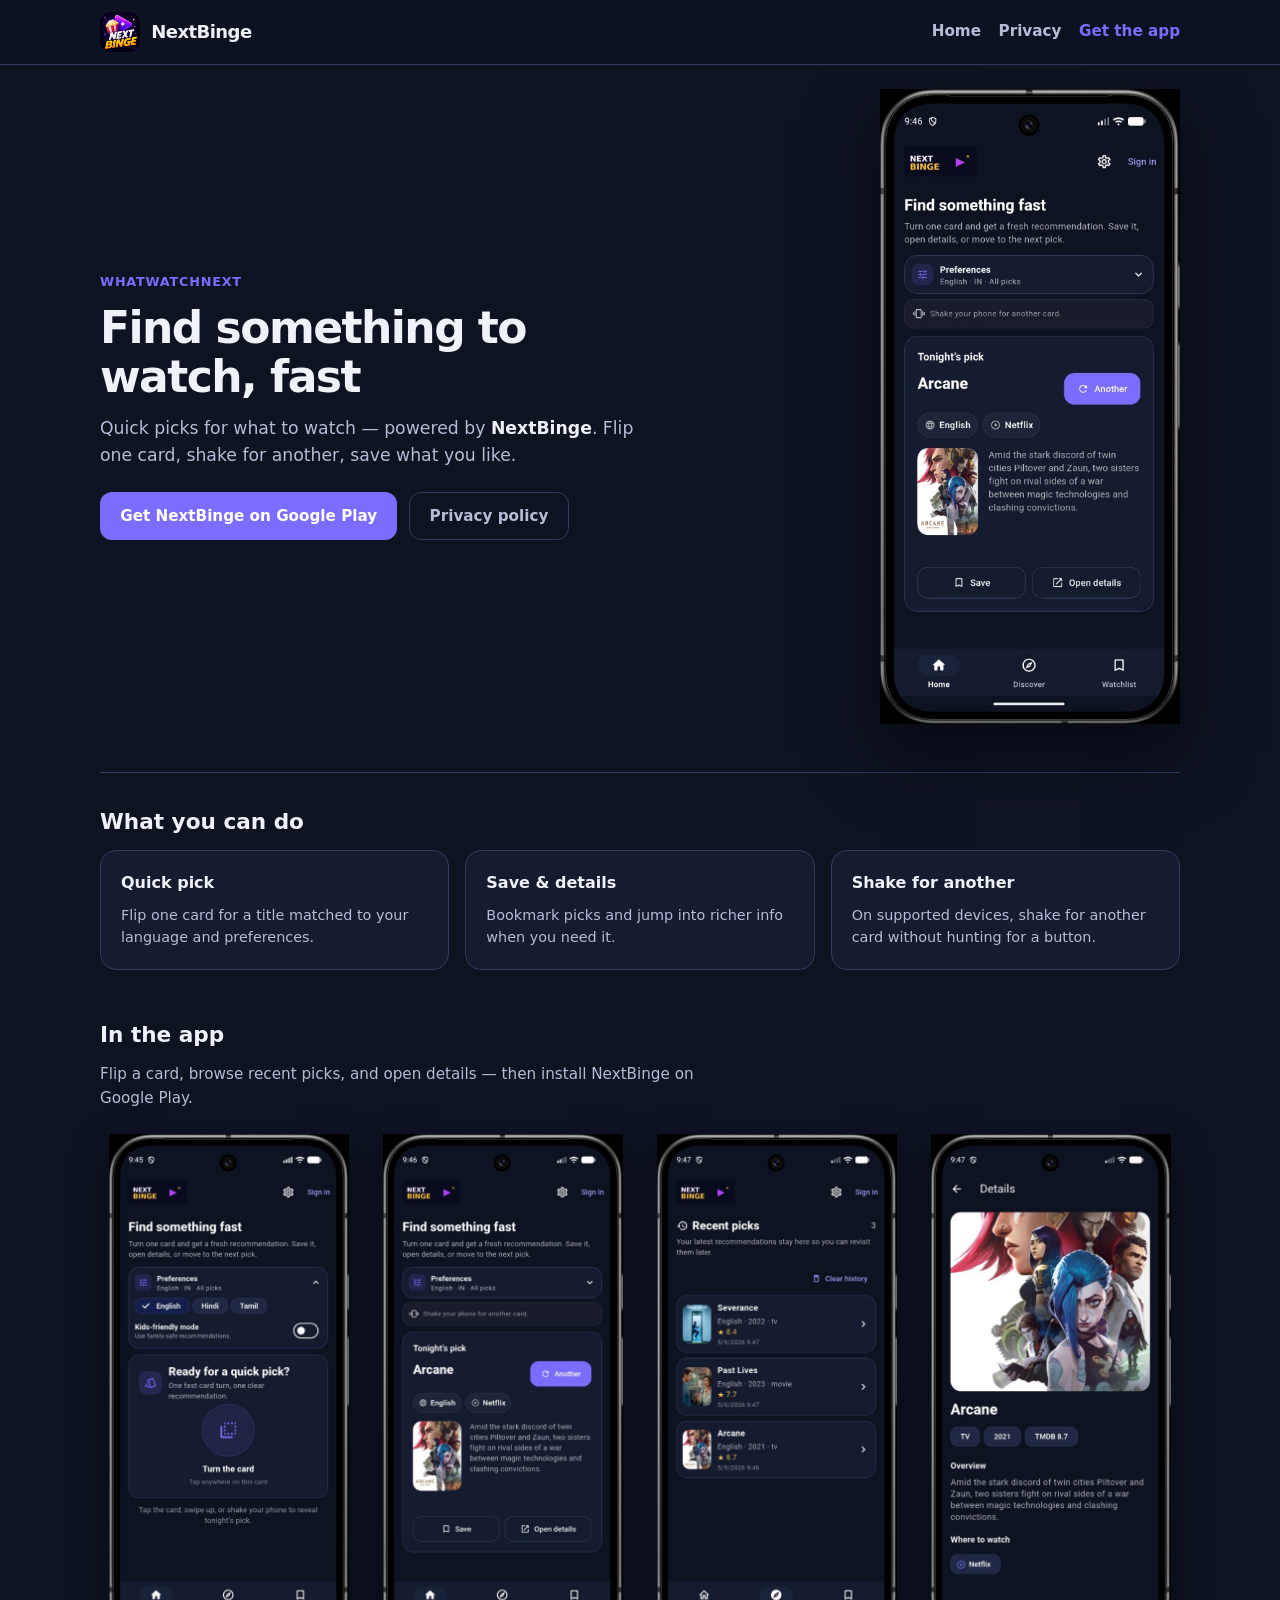
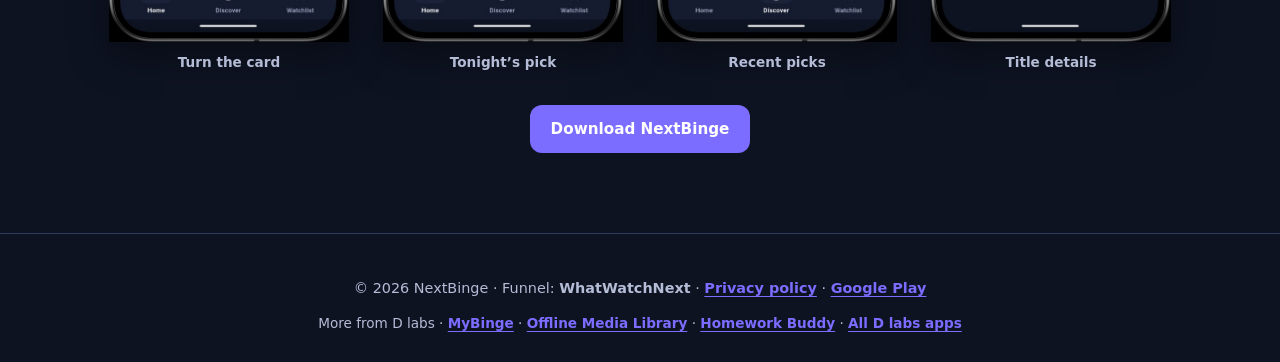
<file: index.html>
<!DOCTYPE html>
<html lang="en">
  <head>
    <meta charset="utf-8" />
    <meta name="viewport" content="width=device-width, initial-scale=1" />
    <meta
      name="description"
      content="WhatWatchNext — quick picks for what to watch. Get NextBinge on Google Play."
    />
    <meta property="og:title" content="WhatWatchNext · powered by NextBinge" />
    <meta
      property="og:description"
      content="Flip one card for tonight’s pick. Shake for another. Save your list."
    />
    <meta property="og:type" content="website" />
    <meta property="og:image" content="images/screen-home-pick.png" />
    <title>WhatWatchNext · NextBinge</title>
    <link rel="stylesheet" href="css/styles.css" />
    <link rel="icon" href="images/app-icon.png" type="image/png" />
    <link rel="apple-touch-icon" href="images/app-icon.png" />
  </head>
  <body>
    <header class="site-header">
      <div class="shell">
        <a class="brand" href="index.html">
          <img class="brand-icon" src="images/app-icon.png" width="40" height="40" alt="" />
          <span class="brand-name">NextBinge</span>
        </a>
        <nav class="nav" aria-label="Primary">
          <a href="index.html">Home</a>
          <a href="privacy/index.html">Privacy</a>
          <a
            class="nav-cta"
            href="https://play.google.com/store/apps/details?id=com.nextbinge.app"
            rel="noopener noreferrer"
            >Get the app</a
          >
        </nav>
      </div>
    </header>

    <main class="shell page">
      <section class="hero" aria-labelledby="hero-title">
        <div class="hero-copy">
          <p class="eyebrow">WhatWatchNext</p>
          <h1 id="hero-title">Find something to watch, fast</h1>
          <p class="lead">
            Quick picks for what to watch — powered by <strong>NextBinge</strong>. Flip one card,
            shake for another, save what you like.
          </p>
          <div class="cta-row">
            <a
              class="btn btn-primary"
              href="https://play.google.com/store/apps/details?id=com.nextbinge.app"
              rel="noopener noreferrer"
              >Get NextBinge on Google Play</a
            >
            <a class="btn btn-secondary" href="privacy/index.html">Privacy policy</a>
          </div>
        </div>
        <div class="mockup" aria-hidden="false">
          <img
            class="phone-shot"
            src="images/screen-home-pick.png"
            width="360"
            height="780"
            alt="NextBinge home screen showing tonight’s pick"
          />
        </div>
      </section>

      <section class="features" aria-labelledby="feat-title">
        <h2 id="feat-title">What you can do</h2>
        <div class="grid">
          <article class="card">
            <h3>Quick pick</h3>
            <p>Flip one card for a title matched to your language and preferences.</p>
          </article>
          <article class="card">
            <h3>Save &amp; details</h3>
            <p>Bookmark picks and jump into richer info when you need it.</p>
          </article>
          <article class="card">
            <h3>Shake for another</h3>
            <p>On supported devices, shake for another card without hunting for a button.</p>
          </article>
        </div>
      </section>

      <section class="screens" aria-labelledby="screens-title">
        <h2 id="screens-title">In the app</h2>
        <p class="section-lead">
          Flip a card, browse recent picks, and open details — then install NextBinge on Google Play.
        </p>
        <div class="screen-grid">
          <figure class="screen-card">
            <img
              src="images/screen-home-prompt.png"
              width="320"
              height="640"
              alt="NextBinge home prompt — turn the card for a quick pick"
            />
            <figcaption>Turn the card</figcaption>
          </figure>
          <figure class="screen-card">
            <img
              src="images/screen-home-pick.png"
              width="320"
              height="640"
              alt="NextBinge tonight’s pick with Save and Open details"
            />
            <figcaption>Tonight’s pick</figcaption>
          </figure>
          <figure class="screen-card">
            <img
              src="images/screen-discover.png"
              width="320"
              height="640"
              alt="NextBinge Discover — recent picks list"
            />
            <figcaption>Recent picks</figcaption>
          </figure>
          <figure class="screen-card">
            <img
              src="images/screen-details.jpg"
              width="320"
              height="640"
              alt="NextBinge details screen with overview and where to watch"
            />
            <figcaption>Title details</figcaption>
          </figure>
        </div>
        <p class="download-band">
          <a
            class="btn btn-primary"
            href="https://play.google.com/store/apps/details?id=com.nextbinge.app"
            rel="noopener noreferrer"
            >Download NextBinge</a
          >
        </p>
      </section>
    </main>

    <footer class="site-footer">
      <div class="shell">
        <p>
          © <span id="y"></span> NextBinge · Funnel:
          <strong>WhatWatchNext</strong> ·
          <a href="privacy/index.html">Privacy policy</a> ·
          <a
            href="https://play.google.com/store/apps/details?id=com.nextbinge.app&utm_source=whatwatchnext&utm_medium=referral&utm_campaign=dlabs_cross_promo&utm_content=footer_primary"
            rel="noopener noreferrer"
            >Google Play</a
          >
        </p>
        <p class="footer-more">
          More from D labs ·
          <a
            href="https://play.google.com/store/apps/details?id=com.mybinge.app&utm_source=whatwatchnext&utm_medium=referral&utm_campaign=dlabs_cross_promo&utm_content=footer_more_apps"
            rel="noopener noreferrer"
            >MyBinge</a
          >
          ·
          <a href="https://offlinemedialibrary.com" rel="noopener noreferrer">Offline Media Library</a>
          ·
          <a href="https://easyhomeworkactivity.com" rel="noopener noreferrer">Homework Buddy</a>
          ·
          <a
            href="https://play.google.com/store/apps/dev?id=8759041902208147900"
            rel="noopener noreferrer"
            >All D labs apps</a
          >
        </p>
      </div>
    </footer>
    <script>
      document.getElementById("y").textContent = new Date().getFullYear();
    </script>
  </body>
</html>
</file>
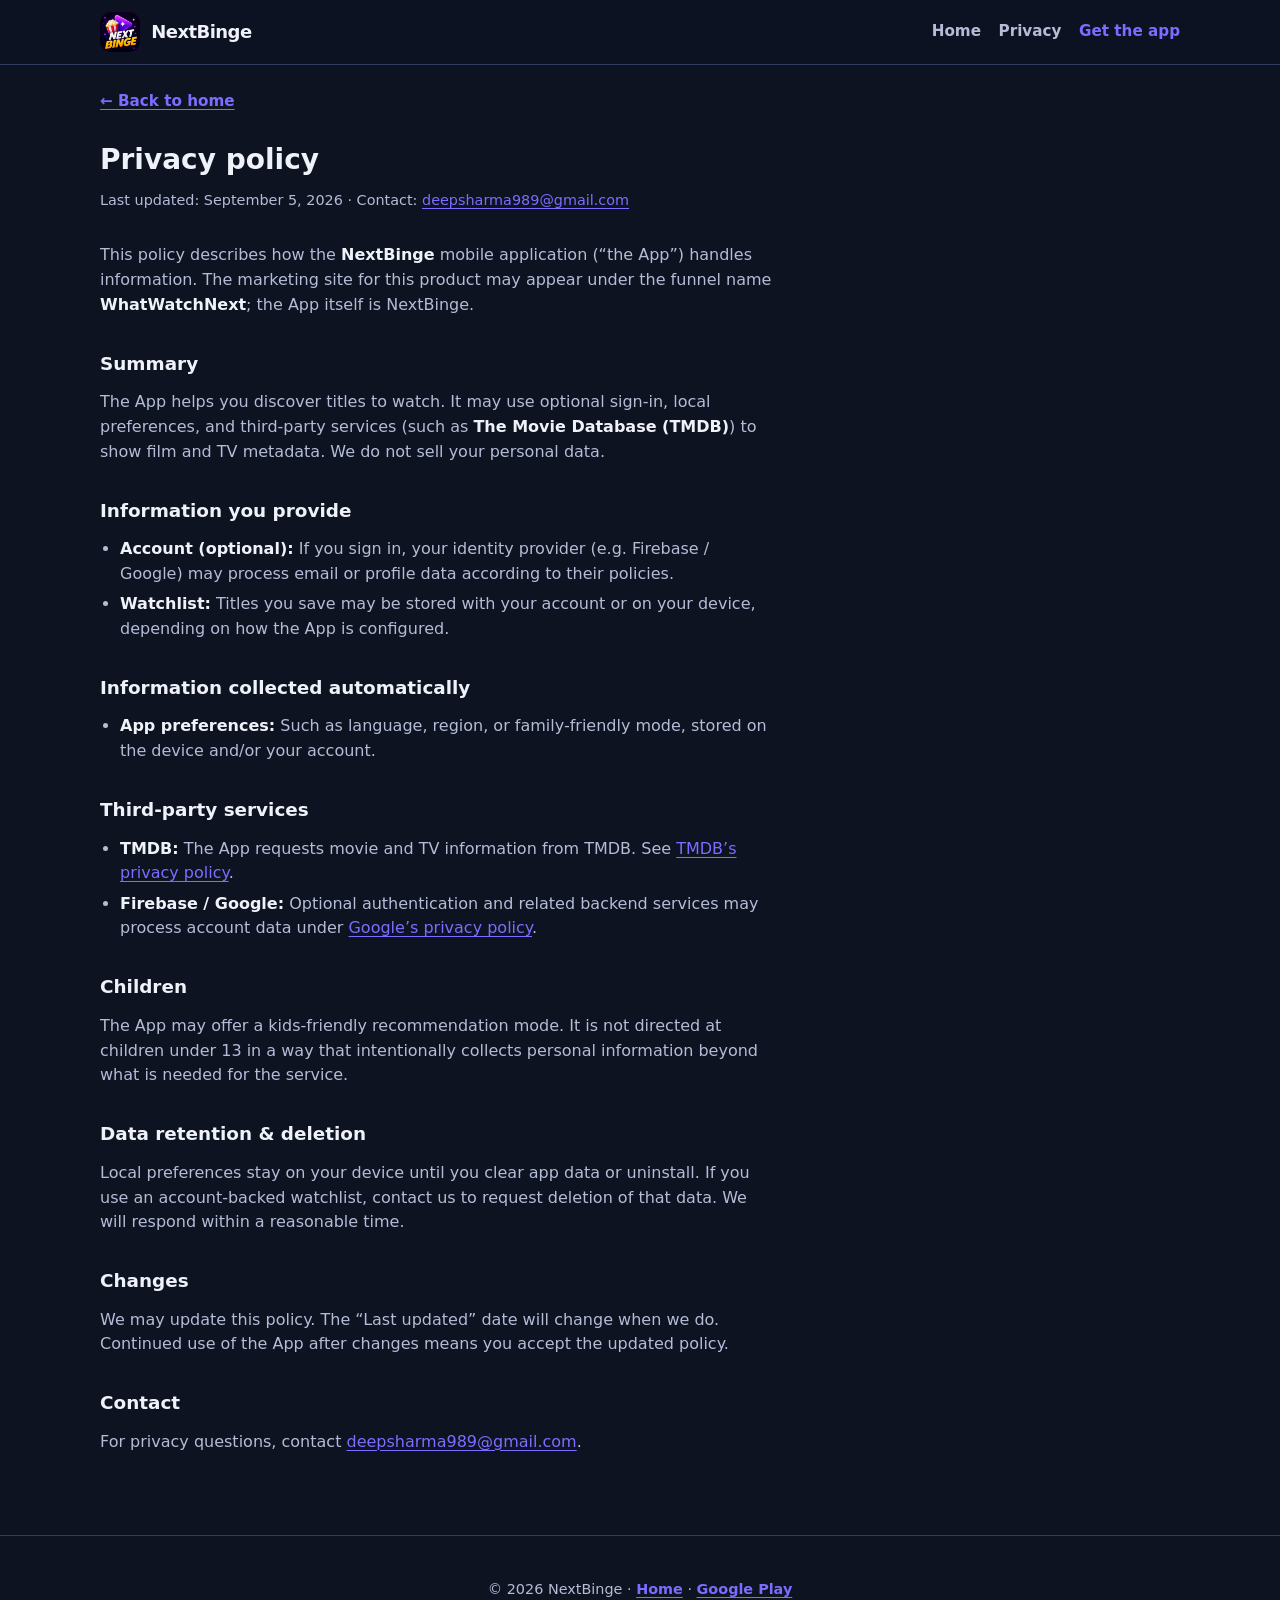
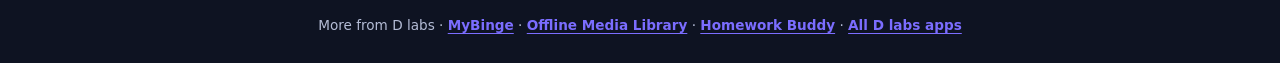
<file: privacy/index.html>
<!DOCTYPE html>
<html lang="en">
  <head>
    <meta charset="utf-8" />
    <meta name="viewport" content="width=device-width, initial-scale=1" />
    <meta name="description" content="Privacy policy for the NextBinge mobile app." />
    <title>Privacy policy · NextBinge</title>
    <link rel="stylesheet" href="../css/styles.css" />
    <link rel="icon" href="../images/app-icon.png" type="image/png" />
    <link rel="apple-touch-icon" href="../images/app-icon.png" />
  </head>
  <body>
    <header class="site-header">
      <div class="shell">
        <a class="brand" href="../index.html">
          <img class="brand-icon" src="../images/app-icon.png" width="40" height="40" alt="" />
          <span class="brand-name">NextBinge</span>
        </a>
        <nav class="nav" aria-label="Primary">
          <a href="../index.html">Home</a>
          <a href="index.html">Privacy</a>
          <a
            class="nav-cta"
            href="https://play.google.com/store/apps/details?id=com.nextbinge.app"
            rel="noopener noreferrer"
            >Get the app</a
          >
        </nav>
      </div>
    </header>

    <main class="shell page">
      <article class="prose">
        <a class="back" href="../index.html">← Back to home</a>
        <h1>Privacy policy</h1>
        <p class="meta">
          Last updated: September 5, 2026 · Contact:
          <a href="mailto:deepsharma989@gmail.com">deepsharma989@gmail.com</a>
        </p>

        <p>
          This policy describes how the <strong>NextBinge</strong> mobile application (“the App”)
          handles information. The marketing site for this product may appear under the funnel name
          <strong>WhatWatchNext</strong>; the App itself is NextBinge.
        </p>

        <h2>Summary</h2>
        <p>
          The App helps you discover titles to watch. It may use optional sign-in, local preferences, and
          third-party services (such as <strong>The Movie Database (TMDB)</strong>) to show film and TV
          metadata. We do not sell your personal data.
        </p>

        <h2>Information you provide</h2>
        <ul>
          <li>
            <strong>Account (optional):</strong> If you sign in, your identity provider (e.g. Firebase /
            Google) may process email or profile data according to their policies.
          </li>
          <li>
            <strong>Watchlist:</strong> Titles you save may be stored with your account or on your device,
            depending on how the App is configured.
          </li>
        </ul>

        <h2>Information collected automatically</h2>
        <ul>
          <li>
            <strong>App preferences:</strong> Such as language, region, or family-friendly mode, stored on
            the device and/or your account.
          </li>
        </ul>

        <h2>Third-party services</h2>
        <ul>
          <li>
            <strong>TMDB:</strong> The App requests movie and TV information from TMDB. See
            <a href="https://www.themoviedb.org/privacy-policy" rel="noopener noreferrer"
              >TMDB’s privacy policy</a
            >.
          </li>
          <li>
            <strong>Firebase / Google:</strong> Optional authentication and related backend services may
            process account data under
            <a href="https://policies.google.com/privacy" rel="noopener noreferrer">Google’s privacy policy</a>.
          </li>
        </ul>

        <h2>Children</h2>
        <p>
          The App may offer a kids-friendly recommendation mode. It is not directed at children under 13 in
          a way that intentionally collects personal information beyond what is needed for the service.
        </p>

        <h2>Data retention &amp; deletion</h2>
        <p>
          Local preferences stay on your device until you clear app data or uninstall. If you use an
          account-backed watchlist, contact us to request deletion of that data. We will respond within a
          reasonable time.
        </p>

        <h2>Changes</h2>
        <p>
          We may update this policy. The “Last updated” date will change when we do. Continued use of the
          App after changes means you accept the updated policy.
        </p>

        <h2>Contact</h2>
        <p>
          For privacy questions, contact
          <a href="mailto:deepsharma989@gmail.com">deepsharma989@gmail.com</a>.
        </p>
      </article>
    </main>

    <footer class="site-footer">
      <div class="shell">
        <p>
          © <span id="y"></span> NextBinge ·
          <a href="../index.html">Home</a> ·
          <a
            href="https://play.google.com/store/apps/details?id=com.nextbinge.app&utm_source=whatwatchnext&utm_medium=referral&utm_campaign=dlabs_cross_promo&utm_content=privacy_footer"
            rel="noopener noreferrer"
            >Google Play</a
          >
        </p>
        <p class="footer-more">
          More from D labs ·
          <a
            href="https://play.google.com/store/apps/details?id=com.mybinge.app&utm_source=whatwatchnext&utm_medium=referral&utm_campaign=dlabs_cross_promo&utm_content=footer_more_apps"
            rel="noopener noreferrer"
            >MyBinge</a
          >
          ·
          <a href="https://offlinemedialibrary.com" rel="noopener noreferrer">Offline Media Library</a>
          ·
          <a href="https://easyhomeworkactivity.com" rel="noopener noreferrer">Homework Buddy</a>
          ·
          <a
            href="https://play.google.com/store/apps/dev?id=8759041902208147900"
            rel="noopener noreferrer"
            >All D labs apps</a
          >
        </p>
      </div>
    </footer>
    <script>
      document.getElementById("y").textContent = new Date().getFullYear();
    </script>
  </body>
</html>
</file>
<file: css/styles.css>
:root {
  --bg: #0e1322;
  --surface: #161c30;
  --text: #f0f2fa;
  --muted: #b4bcd6;
  --accent: #7b6dff;
  --border: #313b5f;
  --radius: 16px;
  --gutter: 1.25rem;
  --wide: 1080px;
}

*,
*::before,
*::after {
  box-sizing: border-box;
}

html {
  scroll-behavior: smooth;
}

body {
  margin: 0;
  min-height: 100vh;
  font-family: system-ui, -apple-system, "Segoe UI", Roboto, Ubuntu, Cantarell, "Noto Sans", sans-serif;
  font-size: 1rem;
  line-height: 1.55;
  color: var(--text);
  background: var(--bg);
}

a {
  color: var(--accent);
  text-decoration-thickness: 1px;
  text-underline-offset: 3px;
}

a:hover {
  color: #aba3ff;
}

.shell {
  width: min(100% - (var(--gutter) * 2), var(--wide));
  margin-inline: auto;
}

.site-header {
  position: sticky;
  top: 0;
  z-index: 10;
  background: rgba(14, 19, 34, 0.94);
  border-bottom: 1px solid var(--border);
  backdrop-filter: blur(10px);
}

.site-header .shell {
  min-height: 64px;
  display: flex;
  align-items: center;
  justify-content: space-between;
  gap: 1rem;
}

.brand {
  display: inline-flex;
  align-items: center;
  gap: 0.7rem;
  text-decoration: none;
  color: var(--text);
  min-width: 0;
}

.brand-icon {
  width: 40px;
  height: 40px;
  border-radius: 11px;
  object-fit: cover;
  flex-shrink: 0;
  display: block;
}

.brand-name {
  font-size: 1.125rem;
  font-weight: 800;
  letter-spacing: -0.03em;
  line-height: 1;
}

.brand:hover {
  color: var(--text);
  opacity: 0.92;
}

.nav {
  display: flex;
  flex-wrap: wrap;
  align-items: center;
  justify-content: flex-end;
  gap: 0.35rem 1.1rem;
  font-size: 0.95rem;
}

.nav a {
  color: var(--muted);
  text-decoration: none;
  font-weight: 600;
}

.nav a:hover {
  color: var(--text);
}

.nav-cta {
  color: var(--accent) !important;
}

.page {
  padding: 1.5rem 0 4rem;
}

.hero {
  display: grid;
  gap: 2rem;
  align-items: center;
}

@media (min-width: 900px) {
  .hero {
    grid-template-columns: minmax(0, 1fr) minmax(260px, 320px);
    gap: 3rem;
    min-height: min(68vh, 640px);
  }
}

.hero-copy {
  max-width: 34rem;
}

.eyebrow {
  margin: 0 0 0.65rem;
  font-size: 0.8rem;
  font-weight: 700;
  letter-spacing: 0.06em;
  text-transform: uppercase;
  color: var(--accent);
}

.hero h1 {
  margin: 0 0 0.85rem;
  font-size: clamp(2rem, 4.2vw, 2.75rem);
  line-height: 1.12;
  letter-spacing: -0.035em;
}

.lead {
  margin: 0 0 1.5rem;
  font-size: 1.08rem;
  color: var(--muted);
}

.lead strong {
  color: var(--text);
  font-weight: 700;
}

.cta-row {
  display: flex;
  flex-wrap: wrap;
  gap: 0.75rem;
}

.btn {
  display: inline-flex;
  align-items: center;
  justify-content: center;
  padding: 0.7rem 1.2rem;
  font-weight: 700;
  font-size: 0.95rem;
  border-radius: 12px;
  border: 1px solid transparent;
  text-decoration: none;
  cursor: pointer;
}

.btn-primary {
  background: var(--accent);
  color: #fff;
}

.btn-primary:hover {
  color: #fff;
  filter: brightness(1.08);
}

.btn-secondary {
  background: transparent;
  color: var(--muted);
  border-color: var(--border);
}

.btn-secondary:hover {
  color: var(--text);
  border-color: var(--muted);
}

.mockup {
  display: flex;
  justify-content: center;
}

@media (min-width: 900px) {
  .mockup {
    justify-content: flex-end;
  }
}

.mockup .phone-shot {
  width: min(100%, 300px);
  height: auto;
  display: block;
  border: none;
  border-radius: 0;
  background: transparent;
  box-shadow: 0 28px 64px rgba(0, 0, 0, 0.5);
}

.features {
  margin-top: 3rem;
  padding-top: 2rem;
  border-top: 1px solid var(--border);
}

.features h2,
.screens h2 {
  margin: 0 0 0.75rem;
  font-size: 1.35rem;
}

.section-lead {
  margin: 0 0 1.5rem;
  color: var(--muted);
  font-size: 0.95rem;
  max-width: 40rem;
}

.grid {
  display: grid;
  gap: 1rem;
}

@media (min-width: 700px) {
  .grid {
    grid-template-columns: repeat(3, minmax(0, 1fr));
  }
}

.card {
  padding: 1.25rem;
  background: var(--surface);
  border: 1px solid var(--border);
  border-radius: var(--radius);
  height: 100%;
}

.card h3 {
  margin: 0 0 0.5rem;
  font-size: 1rem;
}

.card p {
  margin: 0;
  font-size: 0.9rem;
  color: var(--muted);
}

.screens {
  margin-top: 3rem;
}

.screen-grid {
  display: grid;
  gap: 1.25rem 1rem;
  grid-template-columns: repeat(2, minmax(0, 1fr));
}

@media (min-width: 900px) {
  .screen-grid {
    grid-template-columns: repeat(4, minmax(0, 1fr));
  }
}

.screen-card {
  margin: 0;
  display: flex;
  flex-direction: column;
  align-items: center;
}

.screen-card img {
  width: 100%;
  max-width: 240px;
  height: auto;
  display: block;
  border: none;
  border-radius: 0;
  background: transparent;
  box-shadow: 0 14px 36px rgba(0, 0, 0, 0.4);
}

.screen-card figcaption {
  margin-top: 0.65rem;
  text-align: center;
  font-size: 0.85rem;
  font-weight: 600;
  color: var(--muted);
}

.download-band {
  margin-top: 2rem;
  text-align: center;
}

.site-footer {
  padding: 1.75rem 0;
  border-top: 1px solid var(--border);
  color: var(--muted);
  font-size: 0.9rem;
  text-align: center;
}

.site-footer a {
  font-weight: 600;
}

.site-footer .footer-more {
  margin: 0.75rem 0 0;
  font-size: 0.85rem;
  line-height: 1.5;
  color: var(--muted);
}


.prose {
  max-width: 42rem;
}

.prose h1 {
  margin: 0 0 0.5rem;
  font-size: 1.75rem;
}

.prose .meta {
  margin: 0 0 2rem;
  font-size: 0.9rem;
  color: var(--muted);
}

.prose h2 {
  margin: 2rem 0 0.75rem;
  font-size: 1.15rem;
}

.prose p,
.prose ul {
  margin: 0 0 1rem;
  color: var(--muted);
}

.prose ul {
  padding-left: 1.25rem;
}

.prose li {
  margin-bottom: 0.35rem;
}

.prose strong {
  color: var(--text);
}

.back {
  display: inline-block;
  margin-bottom: 1.5rem;
  font-weight: 600;
  font-size: 0.95rem;
}
</file>
